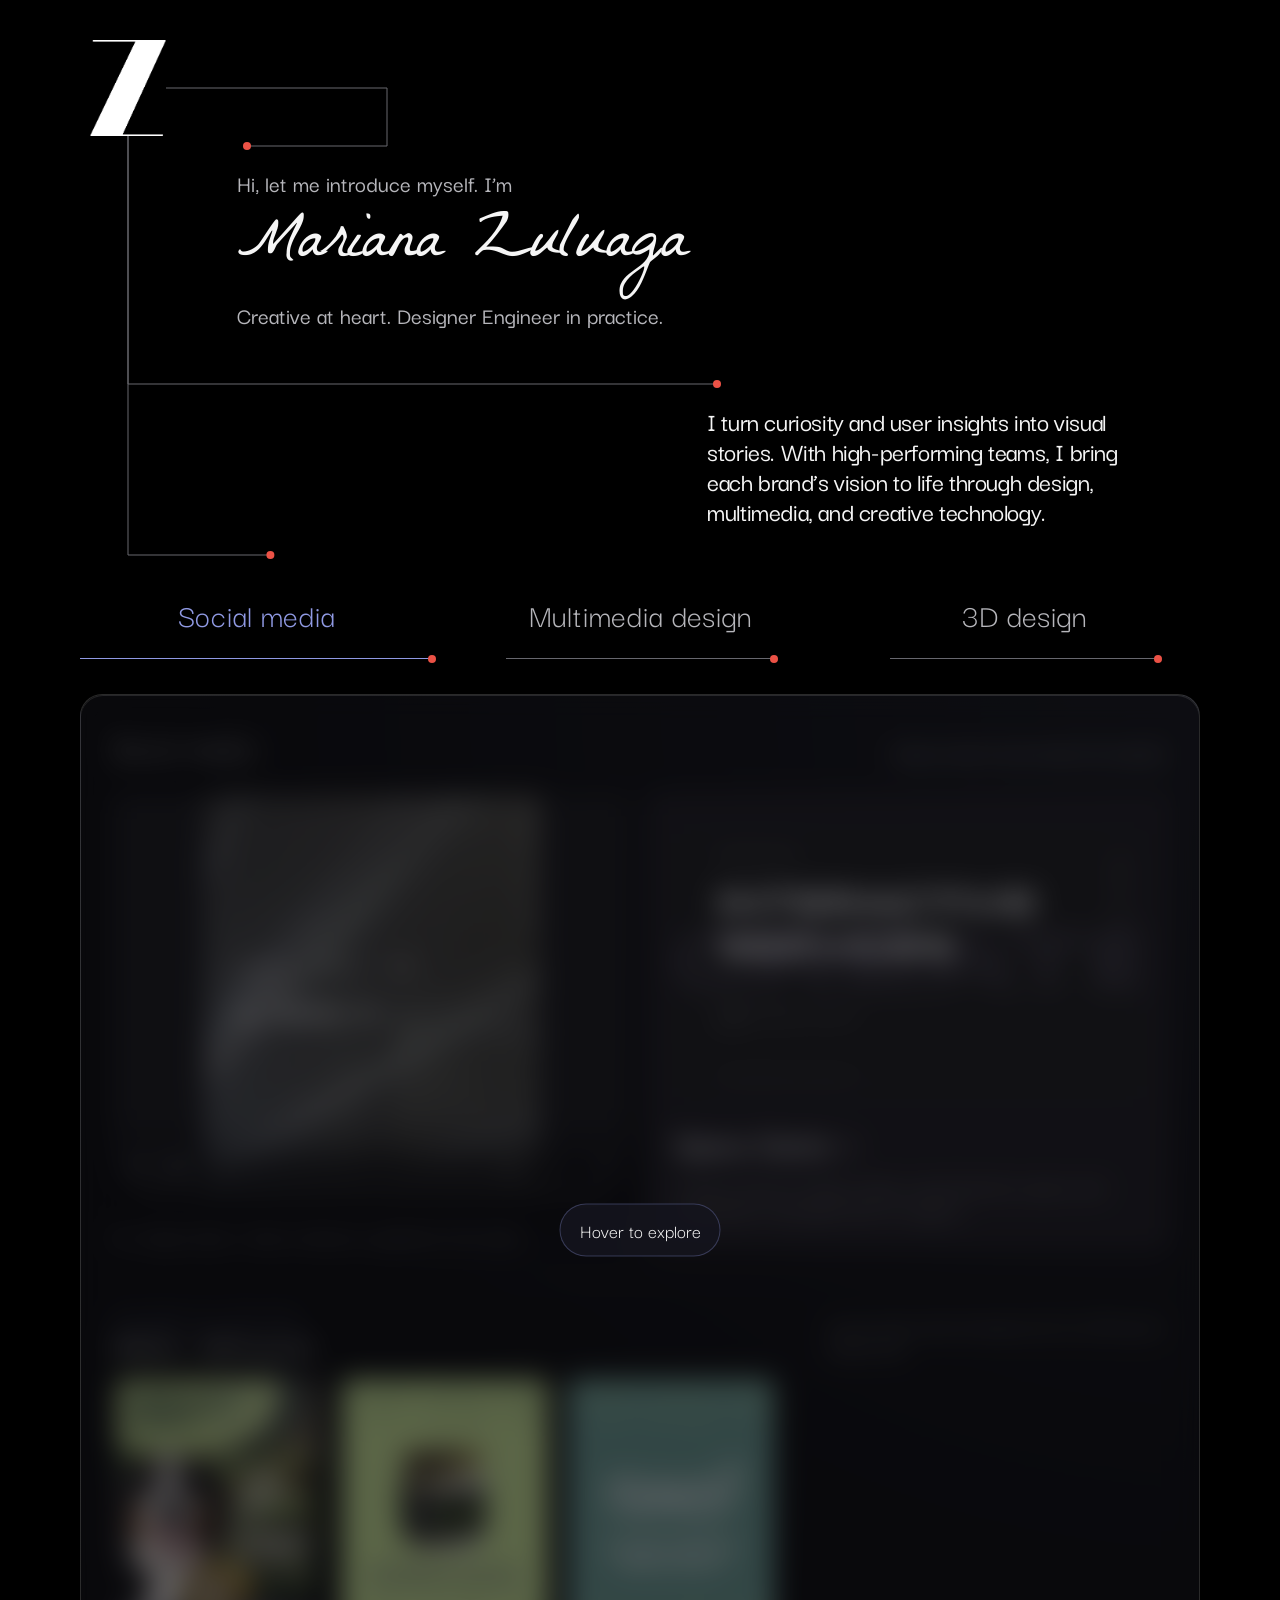
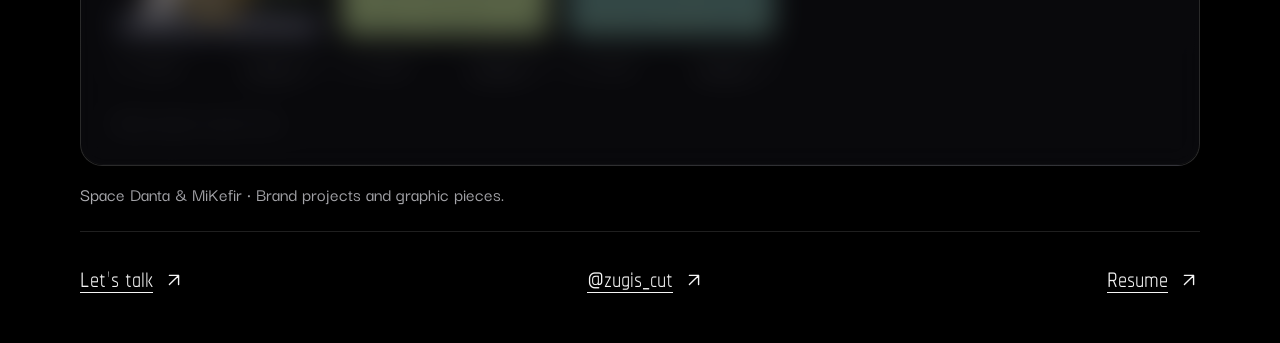
<file: index.html>
<!doctype html>
<html lang="en">
  <head>
    <meta charset="utf-8">
    <meta name="viewport" content="width=device-width, initial-scale=1">
    <meta name="theme-color" content="#000000">
    <meta name="description" content="Mariana Zuluaga Giraldo. Creative designer and Designer Engineer working across visual, multimedia, and 3D design.">
    <title>Mariana Zuluaga · Portfolio</title>
    <link rel="stylesheet" href="styles.css">
    <script src="script.js" defer></script>
  </head>
  <body>
    <a class="skip-link" href="#trabajos">Skip to projects</a>
    <main class="portfolio" id="inicio">
      <section class="intro" aria-labelledby="nombre">
        <svg class="connections" viewBox="0 0 1120 480" preserveAspectRatio="none" fill="none" aria-hidden="true">
          <path class="connection connection-title" d="M53 63 H307 V128 H167" />
          <circle class="endpoint endpoint-title" cx="167" cy="128" r="4" />
          <path class="connection connection-copy" d="M53 63 V310 H637" />
          <circle class="endpoint endpoint-copy" cx="637" cy="310" r="4" />
          <path class="connection connection-categories" d="M53 63 V465 H190" />
          <circle class="endpoint endpoint-categories" cx="190" cy="465" r="4" />
        </svg>
        <a class="logo" href="#inicio" aria-label="Mariana Zuluaga, home">
          <img src="assets/logo_z.png" alt="" width="193" height="245">
        </a>
        <header class="identity reveal reveal-title">
          <h1 id="nombre"><span class="intro-phrase intro-kicker">Hi, let me introduce myself. I’m</span> <span class="intro-phrase intro-signature">Mariana Zuluaga</span> <span class="intro-phrase intro-role">Creative at heart. Designer Engineer in practice.</span></h1>
        </header>
        <div class="introduction reveal reveal-copy">
          <p id="category-description" aria-live="polite" aria-atomic="true">I turn curiosity and user insights into visual stories. With high-performing teams, I bring each brand’s vision to life through design, multimedia, and creative technology.</p>
        </div>
      </section>

      <section class="work" id="trabajos" aria-label="Explore projects">
        <div class="categories" role="tablist" aria-label="Design disciplines">
          <button class="category" id="tab-social" type="button" role="tab" aria-selected="true" aria-controls="panel-social" tabindex="0">
            <span>Social media</span>
            <span class="category-line" aria-hidden="true"></span>
          </button>
          <button class="category" id="tab-multimedia" type="button" role="tab" aria-selected="false" aria-controls="panel-multimedia" tabindex="-1">
            <span>Multimedia design</span>
            <span class="category-line" aria-hidden="true"></span>
          </button>
          <button class="category" id="tab-3d" type="button" role="tab" aria-selected="false" aria-controls="panel-3d" tabindex="-1">
            <span>3D design</span>
            <span class="category-line" aria-hidden="true"></span>
          </button>
        </div>

        <div class="project-stage" role="group" aria-label="Project preview" aria-describedby="project-note">
          <section class="project-panel" id="panel-social" data-note="Space Danta &amp; MiKefir · Brand projects and graphic pieces." role="tabpanel" aria-labelledby="tab-social" tabindex="0">
            <div class="panel-heading">
              <h2>Social media</h2>
              <p>Visual content and stories for brands.</p>
            </div>
            <div class="social-projects">
              <figure class="social-reference">
                <video controls playsinline loop preload="none" poster="proyectos/social_media/space_danta/referencias_visuales/video/poster.jpg" aria-label="Space Danta, first motion and composition reference">
                  <source src="proyectos/social_media/space_danta/referencias_visuales/video/01_referente_motion.mp4" type="video/mp4">
                  <a href="proyectos/social_media/space_danta/referencias_visuales/video/01_referente_motion.mp4">Open motion reference</a>
                </video>
                <figcaption>01 / Space Danta · Motion reference supplied for this study.</figcaption>
              </figure>
              <a class="social-case-link" href="proyectos/social_media/space_danta/index.html">
                <img src="proyectos/social_media/space_danta/referencias_visuales/presentacion/jerarquias-01.png" alt="Space Danta reference: wide white headlines, dark background and muted violet typography." loading="lazy" width="1100" height="619">
                <strong>Space Danta <svg class="icon" viewBox="0 0 24 24" fill="none" stroke="currentColor" stroke-width="1.5" stroke-linecap="round" stroke-linejoin="round" aria-hidden="true" focusable="false"><path d="M7 17 17 7M7 7h10v10"/></svg></strong>
                <span>A layout study for Space Danta: visual hierarchy, layers, and composition, developed with AI support.</span>
              </a>
            </div>

            <section class="graphic-collection" data-graphic-gallery aria-labelledby="mikefir-title" id="mikefir">
              <div class="graphic-heading"><div><p class="graphic-eyebrow">More graphic work / Other brands</p><h3 id="mikefir-title">MiKefir · ASProyecta</h3></div><p class="graphic-description">Social media visuals developed with the ASProyecta design team.</p></div>
              <div class="graphic-track" tabindex="0" role="region" aria-label="MiKefir graphic pieces"><figure class="graphic-piece"><button class="graphic-open" type="button" data-graphic-open data-full="proyectos/social_media/mikefir/01_DJkoxnOx7VR.jpg" data-title="MiKefir · MiKefir Mascotas" data-source="https://www.instagram.com/p/DJkoxnOx7VR/" aria-label="View MiKefir Mascotas in full"><img src="proyectos/social_media/mikefir/01_DJkoxnOx7VR.jpg" alt="Pieza de MiKefir Mascotas con un perro, producto servido y titulares en verde sobre un fondo natural." width="1350" height="1688" loading="lazy"></button><figcaption><span>01 / MiKefir</span><a href="https://www.instagram.com/p/DJkoxnOx7VR/" target="_blank" rel="noopener noreferrer" aria-label="View Instagram post 1">Instagram <svg class="icon" viewBox="0 0 24 24" fill="none" stroke="currentColor" stroke-width="1.5" stroke-linecap="round" stroke-linejoin="round" aria-hidden="true" focusable="false"><path d="M7 17 17 7M7 7h10v10"/></svg></a></figcaption></figure><figure class="graphic-piece"><button class="graphic-open" type="button" data-graphic-open data-full="proyectos/social_media/mikefir/02_DJFjAIUxI_N.jpg" data-title="MiKefir · MiKefir en crema" data-source="https://www.instagram.com/p/DJFjAIUxI_N/" aria-label="View MiKefir en crema in full"><img src="proyectos/social_media/mikefir/02_DJFjAIUxI_N.jpg" alt="Pieza de producto con un frasco de MiKefir en crema sobre fondo verde claro y un titular en la parte inferior." width="1080" height="1350" loading="lazy"></button><figcaption><span>02 / MiKefir</span><a href="https://www.instagram.com/p/DJFjAIUxI_N/" target="_blank" rel="noopener noreferrer" aria-label="View Instagram post 2">Instagram <svg class="icon" viewBox="0 0 24 24" fill="none" stroke="currentColor" stroke-width="1.5" stroke-linecap="round" stroke-linejoin="round" aria-hidden="true" focusable="false"><path d="M7 17 17 7M7 7h10v10"/></svg></a></figcaption></figure><figure class="graphic-piece"><button class="graphic-open" type="button" data-graphic-open data-full="proyectos/social_media/mikefir/03_DJFixarxUqU.jpg" data-title="MiKefir · Identidad MiKefir" data-source="https://www.instagram.com/p/DJFixarxUqU/" aria-label="View Identidad MiKefir in full"><img src="proyectos/social_media/mikefir/03_DJFixarxUqU.jpg" alt="Pieza de identidad con el logo de MiKefir en crema y un mensaje de marca en blanco sobre fondo verde azulado." width="1080" height="1350" loading="lazy"></button><figcaption><span>03 / MiKefir</span><a href="https://www.instagram.com/p/DJFixarxUqU/" target="_blank" rel="noopener noreferrer" aria-label="View Instagram post 3">Instagram <svg class="icon" viewBox="0 0 24 24" fill="none" stroke="currentColor" stroke-width="1.5" stroke-linecap="round" stroke-linejoin="round" aria-hidden="true" focusable="false"><path d="M7 17 17 7M7 7h10v10"/></svg></a></figcaption></figure></div>
              <div class="graphic-navigation" aria-label="Graphic piece navigation"><button type="button" data-graphic-previous aria-label="Previous graphic piece"><svg class="icon" viewBox="0 0 24 24" fill="none" stroke="currentColor" stroke-width="1.5" stroke-linecap="round" stroke-linejoin="round" aria-hidden="true" focusable="false"><path d="m14 6-6 6 6 6M8 12h12"/></svg></button><span class="graphic-count" role="status" aria-live="polite">1 / 3</span><button type="button" data-graphic-next aria-label="Next graphic piece"><svg class="icon" viewBox="0 0 24 24" fill="none" stroke="currentColor" stroke-width="1.5" stroke-linecap="round" stroke-linejoin="round" aria-hidden="true" focusable="false"><path d="m10 6 6 6-6 6M16 12H4"/></svg></button></div>
              <p class="graphic-hint">Swipe or scroll horizontally to explore. Tap a piece to enlarge it.</p>
            </section>
          </section>
          <section class="project-panel" id="panel-multimedia" data-note="17 video projects · Scroll to explore." role="tabpanel" aria-labelledby="tab-multimedia" tabindex="0" hidden>
            <div class="panel-heading">
              <h2>Multimedia design</h2>
              <p>Video, CGI, and multimedia projects.</p>
            </div>
            <div class="mosaic mosaic-multimedia" id="multimedia-reels" tabindex="0" role="region" aria-label="Multimedia video gallery">
              <figure class="tile video-tile">
                <video controls playsinline loop preload="none" poster="proyectos/multimedia/portadas/20260103%20MLV%20CARNAV%20BQLLA%20CARROZA_FINAL_02.jpg" aria-label="20260103 MLV CARNAV BQLLA CARROZA FINAL 02">
                  <source src="proyectos/multimedia/optimizados/20260103%20MLV%20CARNAV%20BQLLA%20CARROZA_FINAL_02.mp4" type="video/mp4">
                  <a href="proyectos/multimedia/optimizados/20260103%20MLV%20CARNAV%20BQLLA%20CARROZA_FINAL_02.mp4">Open video</a>
                </video>
                <figcaption class="video-credit"><a class="studio-link" href="https://spacedanta.com/" target="_blank" rel="noopener noreferrer">Space danta</a> for Malva</figcaption>
              </figure>
              <figure class="tile video-tile">
                <video controls playsinline loop preload="none" poster="proyectos/multimedia/portadas/20260201%20MLV%20HEART%20LOCKS_FINAL_01.jpg" aria-label="20260201 MLV HEART LOCKS FINAL 01">
                  <source src="proyectos/multimedia/optimizados/20260201%20MLV%20HEART%20LOCKS_FINAL_01.mp4" type="video/mp4">
                  <a href="proyectos/multimedia/optimizados/20260201%20MLV%20HEART%20LOCKS_FINAL_01.mp4">Open video</a>
                </video>
                <figcaption class="video-credit"><a class="studio-link" href="https://spacedanta.com/" target="_blank" rel="noopener noreferrer">Space danta</a> for Malva</figcaption>
              </figure>
              <figure class="tile video-tile">
                <video controls playsinline loop preload="none" poster="proyectos/multimedia/portadas/20260301%20CL%20JUNK%20JOURNAL%2001%20FINAL%2003.jpg" aria-label="20260301 CL JUNK JOURNAL 01 FINAL 03">
                  <source src="proyectos/multimedia/optimizados/20260301%20CL%20JUNK%20JOURNAL%2001%20FINAL%2003.mp4" type="video/mp4">
                  <a href="proyectos/multimedia/optimizados/20260301%20CL%20JUNK%20JOURNAL%2001%20FINAL%2003.mp4">Open video</a>
                </video>
                <figcaption class="video-credit"><a class="studio-link" href="https://spacedanta.com/" target="_blank" rel="noopener noreferrer">Space danta</a> for Casa Latina</figcaption>
              </figure>
              <figure class="tile video-tile">
                <video controls playsinline loop preload="none" poster="proyectos/multimedia/portadas/20260301%20FACES%20CHILE%20FOOH_FINAL_01.jpg" aria-label="20260301 FACES CHILE FOOH FINAL 01">
                  <source src="proyectos/multimedia/optimizados/20260301%20FACES%20CHILE%20FOOH_FINAL_01.mp4" type="video/mp4">
                  <a href="proyectos/multimedia/optimizados/20260301%20FACES%20CHILE%20FOOH_FINAL_01.mp4">Open video</a>
                </video>
                <figcaption class="video-credit"><a class="studio-link" href="https://spacedanta.com/" target="_blank" rel="noopener noreferrer">Space danta</a> for Faces</figcaption>
              </figure>
              <figure class="tile video-tile">
                <video controls playsinline loop preload="none" poster="proyectos/multimedia/portadas/20260301%20MLV%20THG_FINAL_04.jpg" aria-label="20260301 MLV THG FINAL 04">
                  <source src="proyectos/multimedia/optimizados/20260301%20MLV%20THG_FINAL_04.mp4" type="video/mp4">
                  <a href="proyectos/multimedia/optimizados/20260301%20MLV%20THG_FINAL_04.mp4">Open video</a>
                </video>
                <figcaption class="video-credit"><a class="studio-link" href="https://spacedanta.com/" target="_blank" rel="noopener noreferrer">Space danta</a> for Malva</figcaption>
              </figure>
              <figure class="tile video-tile">
                <video controls playsinline loop preload="none" poster="proyectos/multimedia/portadas/20260303%20CL%20WT%20INF%2003_FINAL_06.jpg" aria-label="20260303 CL WT INF 03 FINAL 06">
                  <source src="proyectos/multimedia/optimizados/20260303%20CL%20WT%20INF%2003_FINAL_06.mp4" type="video/mp4">
                  <a href="proyectos/multimedia/optimizados/20260303%20CL%20WT%20INF%2003_FINAL_06.mp4">Open video</a>
                </video>
                <figcaption class="video-credit"><a class="studio-link" href="https://spacedanta.com/" target="_blank" rel="noopener noreferrer">Space danta</a> for Casa Latina</figcaption>
              </figure>
              <figure class="tile video-tile">
                <video controls playsinline loop preload="none" poster="proyectos/multimedia/portadas/20260401%20CL%20WT%20MAROCCO%2001-INF_FINAL_02.jpg" aria-label="20260401 CL WT MAROCCO 01-INF FINAL 02">
                  <source src="proyectos/multimedia/optimizados/20260401%20CL%20WT%20MAROCCO%2001-INF_FINAL_02.mp4" type="video/mp4">
                  <a href="proyectos/multimedia/optimizados/20260401%20CL%20WT%20MAROCCO%2001-INF_FINAL_02.mp4">Open video</a>
                </video>
                <figcaption class="video-credit"><a class="studio-link" href="https://spacedanta.com/" target="_blank" rel="noopener noreferrer">Space danta</a> for Casa Latina</figcaption>
              </figure>
              <figure class="tile video-tile">
                <video controls playsinline loop preload="none" poster="proyectos/multimedia/portadas/20260501%20CL%20GLOBOS_FINAL_01.jpg" aria-label="20260501 CL GLOBOS FINAL 01">
                  <source src="proyectos/multimedia/optimizados/20260501%20CL%20GLOBOS_FINAL_01.mp4" type="video/mp4">
                  <a href="proyectos/multimedia/optimizados/20260501%20CL%20GLOBOS_FINAL_01.mp4">Open video</a>
                </video>
                <figcaption class="video-credit"><a class="studio-link" href="https://spacedanta.com/" target="_blank" rel="noopener noreferrer">Space danta</a> for Casa Latina</figcaption>
              </figure>
              <figure class="tile video-tile">
                <video controls playsinline loop preload="none" poster="proyectos/multimedia/portadas/20260502%20LT%20CASA%20SPOTIFY_FINAL_01.jpg" aria-label="20260502 LT CASA SPOTIFY FINAL 01">
                  <source src="proyectos/multimedia/optimizados/20260502%20LT%20CASA%20SPOTIFY_FINAL_01.mp4" type="video/mp4">
                  <a href="proyectos/multimedia/optimizados/20260502%20LT%20CASA%20SPOTIFY_FINAL_01.mp4">Open video</a>
                </video>
                <figcaption class="video-credit"><a class="studio-link" href="https://spacedanta.com/" target="_blank" rel="noopener noreferrer">Space danta</a> for LaTobonShow</figcaption>
              </figure>
              <figure class="tile video-tile">
                <video controls playsinline loop preload="none" poster="proyectos/multimedia/portadas/20260701%20FACES%20COLOMBIAMODA_FINAL_05.jpg" aria-label="20260701 FACES COLOMBIAMODA FINAL 05">
                  <source src="proyectos/multimedia/optimizados/20260701%20FACES%20COLOMBIAMODA_FINAL_05.mp4" type="video/mp4">
                  <a href="proyectos/multimedia/optimizados/20260701%20FACES%20COLOMBIAMODA_FINAL_05.mp4">Open video</a>
                </video>
                <figcaption class="video-credit"><a class="studio-link" href="https://spacedanta.com/" target="_blank" rel="noopener noreferrer">Space danta</a> for Faces</figcaption>
              </figure>
              <figure class="tile video-tile">
                <video controls playsinline loop preload="none" poster="proyectos/multimedia/portadas/20260701%20SPTL%20ADIDAS%20HYPER_FINAL_01.jpg" aria-label="20260701 SPTL ADIDAS HYPER FINAL 01">
                  <source src="proyectos/multimedia/optimizados/20260701%20SPTL%20ADIDAS%20HYPER_FINAL_01.mp4" type="video/mp4">
                  <a href="proyectos/multimedia/optimizados/20260701%20SPTL%20ADIDAS%20HYPER_FINAL_01.mp4">Open video</a>
                </video>
                <figcaption class="video-credit"><a class="studio-link" href="https://spacedanta.com/" target="_blank" rel="noopener noreferrer">Space danta</a> for Sportline</figcaption>
              </figure>
              <figure class="tile video-tile">
                <video controls playsinline loop preload="none" poster="proyectos/multimedia/portadas/20260901%20MLV%20SALOMON%20X%20MM6%20FOOH_FINAL_02.jpg" aria-label="20260901 MLV SALOMON X MM6 FOOH FINAL 02">
                  <source src="proyectos/multimedia/optimizados/20260901%20MLV%20SALOMON%20X%20MM6%20FOOH_FINAL_02.mp4" type="video/mp4">
                  <a href="proyectos/multimedia/optimizados/20260901%20MLV%20SALOMON%20X%20MM6%20FOOH_FINAL_02.mp4">Open video</a>
                </video>
                <figcaption class="video-credit"><a class="studio-link" href="https://spacedanta.com/" target="_blank" rel="noopener noreferrer">Space danta</a> for Malva</figcaption>
              </figure>
              <figure class="tile video-tile">
                <video controls playsinline loop preload="none" poster="proyectos/multimedia/portadas/20260902%20MLV%20PASAPORTE%20MADRID_FINAL_03.jpg" aria-label="20260902 MLV PASAPORTE MADRID FINAL 03">
                  <source src="proyectos/multimedia/optimizados/20260902%20MLV%20PASAPORTE%20MADRID_FINAL_03.mp4" type="video/mp4">
                  <a href="proyectos/multimedia/optimizados/20260902%20MLV%20PASAPORTE%20MADRID_FINAL_03.mp4">Open video</a>
                </video>
                <figcaption class="video-credit"><a class="studio-link" href="https://spacedanta.com/" target="_blank" rel="noopener noreferrer">Space danta</a> for Malva</figcaption>
              </figure>
              <figure class="tile video-tile">
                <video controls playsinline loop preload="none" poster="proyectos/multimedia/portadas/BBNAV_FINAL_1080x1920_SINBANNER_20261109.jpg" aria-label="BBNAV FINAL 1080x1920 SINBANNER 20261109">
                  <source src="proyectos/multimedia/optimizados/BBNAV_FINAL_1080x1920_SINBANNER_20261109.mp4" type="video/mp4">
                  <a href="proyectos/multimedia/optimizados/BBNAV_FINAL_1080x1920_SINBANNER_20261109.mp4">Open video</a>
                </video>
                <figcaption class="video-credit"><a class="studio-link" href="https://spacedanta.com/" target="_blank" rel="noopener noreferrer">Space danta</a> for Blush bar</figcaption>
              </figure>
              <figure class="tile video-tile">
                <video controls playsinline loop preload="none" poster="proyectos/multimedia/portadas/FINAL_02%20%282%29.jpg" aria-label="FINAL 02 (2)">
                  <source src="proyectos/multimedia/optimizados/FINAL_02%20%282%29.mp4" type="video/mp4">
                  <a href="proyectos/multimedia/optimizados/FINAL_02%20%282%29.mp4">Open video</a>
                </video>
                <figcaption class="video-credit"><a class="studio-link" href="https://spacedanta.com/" target="_blank" rel="noopener noreferrer">Space danta</a> for Malva</figcaption>
              </figure>
              <figure class="tile video-tile">
                <video controls playsinline loop preload="none" poster="proyectos/multimedia/portadas/FINAL_03%20%282%29.jpg" aria-label="FINAL 03 (2)">
                  <source src="proyectos/multimedia/optimizados/FINAL_03%20%282%29.mp4" type="video/mp4">
                  <a href="proyectos/multimedia/optimizados/FINAL_03%20%282%29.mp4">Open video</a>
                </video>
                <figcaption class="video-credit"><a class="studio-link" href="https://spacedanta.com/" target="_blank" rel="noopener noreferrer">Space danta</a> for Blush bar</figcaption>
              </figure>
              <figure class="tile video-tile">
                <video controls playsinline loop preload="none" poster="proyectos/multimedia/portadas/FINAL_09.jpg" aria-label="FINAL 09">
                  <source src="proyectos/multimedia/optimizados/FINAL_09.mp4" type="video/mp4">
                  <a href="proyectos/multimedia/optimizados/FINAL_09.mp4">Open video</a>
                </video>
                <figcaption class="video-credit"><a class="studio-link" href="https://spacedanta.com/" target="_blank" rel="noopener noreferrer">Space danta</a> for Malva</figcaption>
              </figure>
            </div>
            <div class="reel-navigation" aria-label="Video navigation">
              <button type="button" id="reel-previous" aria-label="Previous video" aria-controls="multimedia-reels"><svg class="icon" viewBox="0 0 24 24" fill="none" stroke="currentColor" stroke-width="1.5" stroke-linecap="round" stroke-linejoin="round" aria-hidden="true" focusable="false"><path d="m6 13 6-6 6 6M12 7v11"/></svg></button>
              <span class="reel-position" id="reel-position" role="status" aria-live="polite">1 / 17</span>
              <button type="button" id="reel-next" aria-label="Next video" aria-controls="multimedia-reels"><svg class="icon" viewBox="0 0 24 24" fill="none" stroke="currentColor" stroke-width="1.5" stroke-linecap="round" stroke-linejoin="round" aria-hidden="true" focusable="false"><path d="m6 11 6 6 6-6M12 17V6"/></svg></button>
              <button type="button" id="reel-playback" aria-label="Play video" aria-controls="multimedia-reels"><svg class="icon" data-icon="play" viewBox="0 0 24 24" fill="none" stroke="currentColor" stroke-width="1.5" stroke-linecap="round" stroke-linejoin="round" aria-hidden="true" focusable="false"><path d="m9 5 11 7-11 7Z"/></svg><svg class="icon" data-icon="pause" hidden viewBox="0 0 24 24" fill="none" stroke="currentColor" stroke-width="1.5" stroke-linecap="round" stroke-linejoin="round" aria-hidden="true" focusable="false"><path d="M9 5v14M15 5v14"/></svg></button>
              <button type="button" id="reel-sound" aria-label="Turn sound on" aria-pressed="false" aria-controls="multimedia-reels"><svg class="icon" data-icon="muted" viewBox="0 0 24 24" fill="none" stroke="currentColor" stroke-width="1.5" stroke-linecap="round" stroke-linejoin="round" aria-hidden="true" focusable="false"><path d="M11 5 6 9H3v6h3l5 4ZM16 9l5 6M21 9l-5 6"/></svg><svg class="icon" data-icon="sound" hidden viewBox="0 0 24 24" fill="none" stroke="currentColor" stroke-width="1.5" stroke-linecap="round" stroke-linejoin="round" aria-hidden="true" focusable="false"><path d="M11 5 6 9H3v6h3l5 4ZM15 8a6 6 0 0 1 0 8M18 5a10 10 0 0 1 0 14"/></svg></button>
            </div>
            <p class="reel-instruction" id="reel-instruction">Swipe up for the next video · Tap video to pause</p>
          </section>
          <section class="project-panel" id="panel-3d" role="tabpanel" aria-labelledby="tab-3d" tabindex="0" hidden>
            <div class="panel-heading">
              <h2>3D design</h2>
              <p>Modeling, composition, and CGI.</p>
            </div>
            <div class="mosaic mosaic-3d" aria-hidden="true">
              <div class="tile"></div><div class="tile"></div><div class="tile"></div><div class="tile"></div>
            </div>
          </section>
          <p class="glass-hint" aria-hidden="true"><span class="pointer-hint">Hover to explore</span><span class="touch-hint">Tap a category to explore</span></p>
        </div>
        <p class="prototype-note" id="project-note">Space Danta &amp; MiKefir · Brand projects and graphic pieces.</p>
      </section>

      <footer class="contact">
        <a href="mailto:mariana.zu.gi_2002@hotmail.com">Let’s talk <svg class="icon" viewBox="0 0 24 24" fill="none" stroke="currentColor" stroke-width="1.5" stroke-linecap="round" stroke-linejoin="round" aria-hidden="true" focusable="false"><path d="M7 17 17 7M7 7h10v10"/></svg></a>
        <a href="https://www.instagram.com/zugis_cut/" target="_blank" rel="noopener noreferrer" aria-label="Professional Instagram, @zugis_cut (opens in a new tab)">@zugis_cut <svg class="icon" viewBox="0 0 24 24" fill="none" stroke="currentColor" stroke-width="1.5" stroke-linecap="round" stroke-linejoin="round" aria-hidden="true" focusable="false"><path d="M7 17 17 7M7 7h10v10"/></svg></a>
        <a href="assets/cv_mariana_zuluaga.pdf">Resume <svg class="icon" viewBox="0 0 24 24" fill="none" stroke="currentColor" stroke-width="1.5" stroke-linecap="round" stroke-linejoin="round" aria-hidden="true" focusable="false"><path d="M7 17 17 7M7 7h10v10"/></svg></a>
      </footer>
    </main>
    <dialog class="graphic-dialog" id="graphic-dialog" aria-labelledby="graphic-dialog-title"><header><h2 id="graphic-dialog-title">Graphic piece</h2><button type="button" aria-label="Close graphic piece"><svg class="icon" viewBox="0 0 24 24" fill="none" stroke="currentColor" stroke-width="1.5" stroke-linecap="round" stroke-linejoin="round" aria-hidden="true" focusable="false"><path d="m6 6 12 12M18 6 6 18"/></svg></button></header><img src="proyectos/social_media/mikefir/01_DJkoxnOx7VR.jpg" alt=""><a href="https://www.instagram.com/p/DJkoxnOx7VR/" target="_blank" rel="noopener noreferrer">View original post <svg class="icon" viewBox="0 0 24 24" fill="none" stroke="currentColor" stroke-width="1.5" stroke-linecap="round" stroke-linejoin="round" aria-hidden="true" focusable="false"><path d="M7 17 17 7M7 7h10v10"/></svg></a></dialog>
  </body>
</html>
</file>
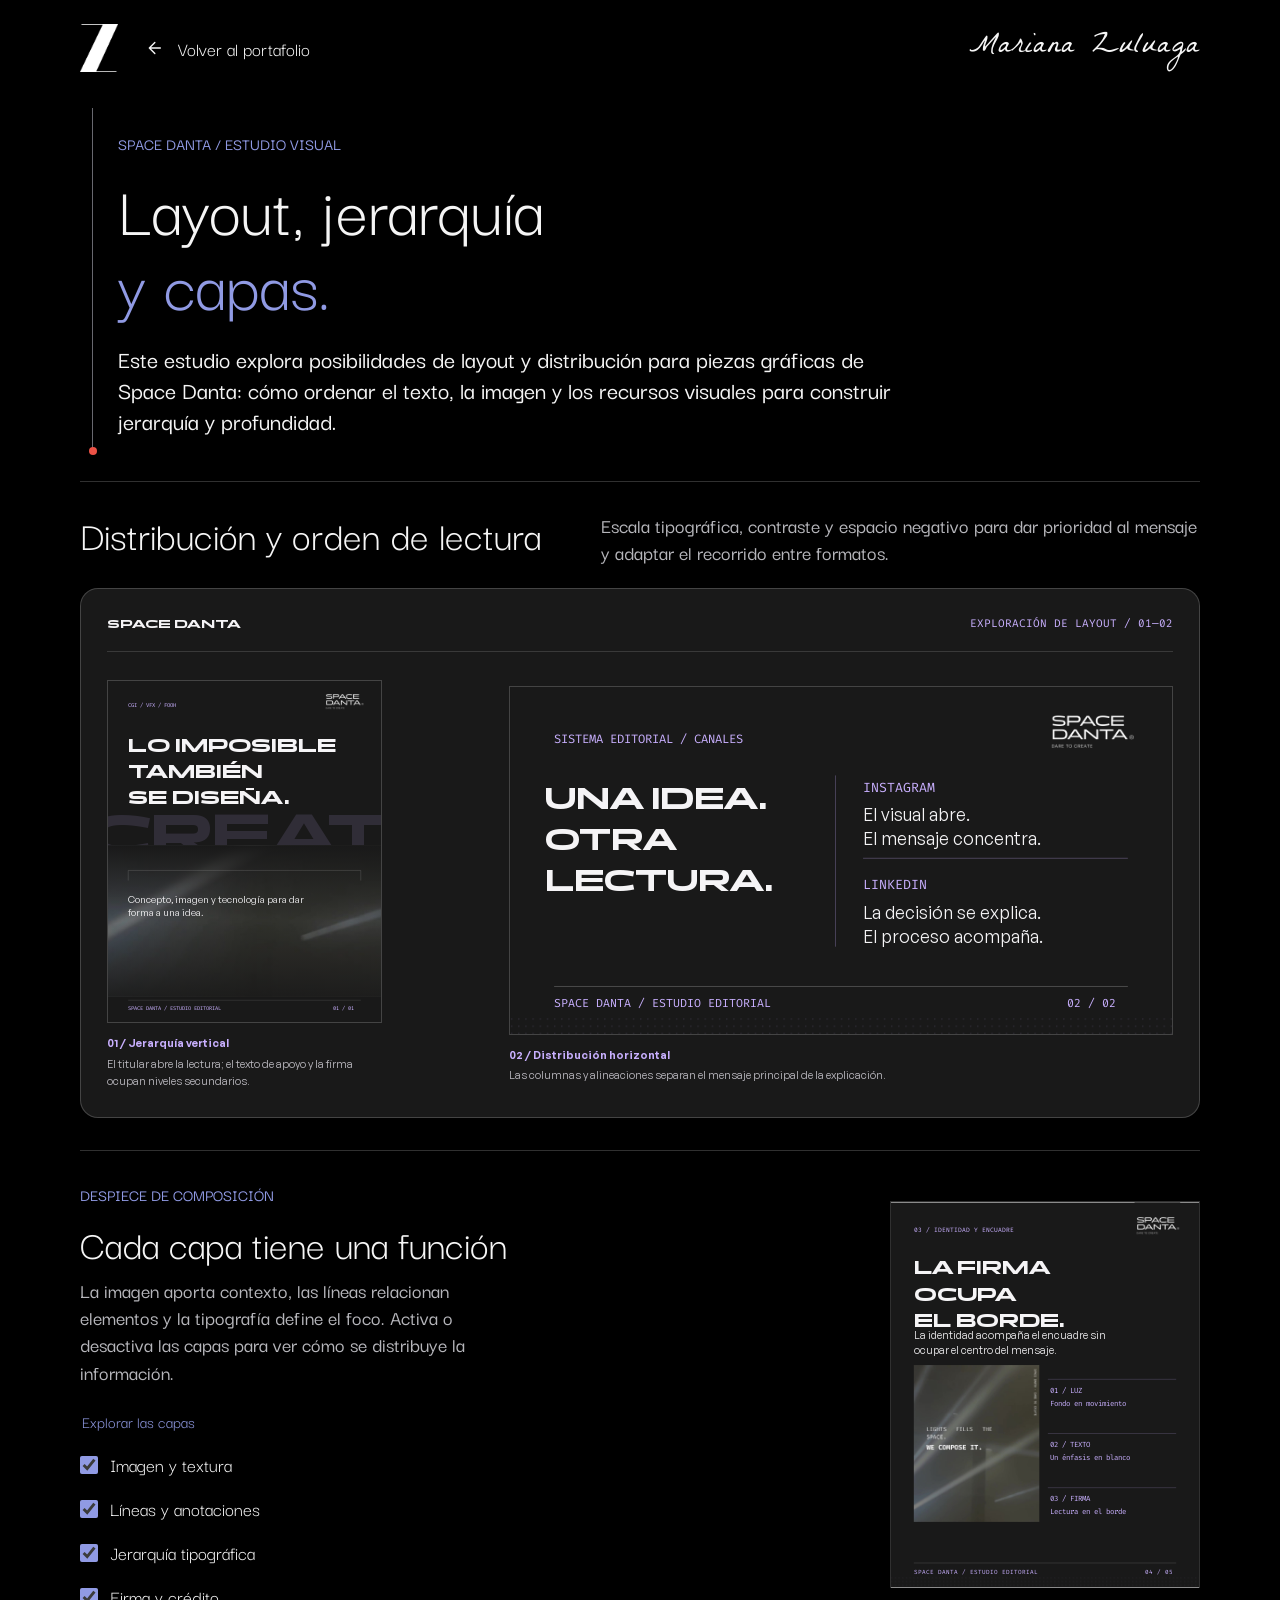
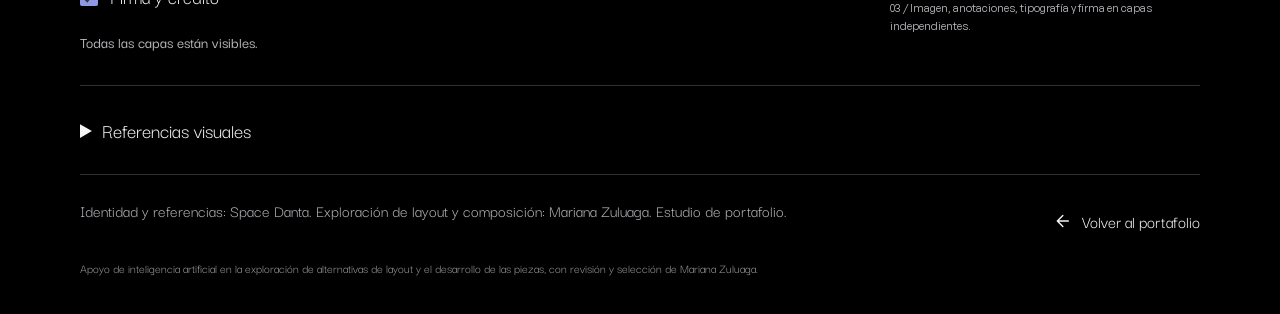
<file: proyectos/social_media/space_danta/index.html>
<!doctype html>
<html lang="es">
<head>
  <meta charset="utf-8">
  <meta name="viewport" content="width=device-width,initial-scale=1">
  <meta name="theme-color" content="#000000">
  <title>Space Danta · Layout, jerarquía y capas</title>
  <meta name="description" content="Estudio de posibilidades de layout y distribución para piezas gráficas de Space Danta, con foco en jerarquía visual y capas y con apoyo de inteligencia artificial.">
  <link rel="stylesheet" href="caso.css">
  <script src="caso.js" defer></script>
</head>
<body>
  <a class="skip-link" href="#layouts">Ir al estudio visual</a>
  <div class="shell">
    <nav class="topbar" aria-label="Navegación del caso">
      <a href="../../../index.html"><img class="portfolio-logo" src="../../../assets/logo_z.png" alt="" width="38" height="48"><svg class="icon" viewBox="0 0 24 24" fill="none" stroke="currentColor" stroke-width="1.5" stroke-linecap="round" stroke-linejoin="round" aria-hidden="true"><path d="m14 6-6 6 6 6M8 12h12"/></svg> Volver al portafolio</a>
      <span class="portfolio-signature">Mariana Zuluaga</span>
    </nav>
    <header class="case-header">
      <p class="eyebrow">SPACE DANTA / ESTUDIO VISUAL</p>
      <h1>Layout, jerarquía<br><em>y capas.</em></h1>
      <p class="summary">Este estudio explora posibilidades de layout y distribución para piezas gráficas de Space Danta: cómo ordenar el texto, la imagen y los recursos visuales para construir jerarquía y profundidad.</p>
    </header>
    <section class="layout-section" id="layouts" aria-labelledby="layouts-title">
      <div class="section-heading">
        <h2 id="layouts-title">Distribución y orden de lectura</h2>
        <p>Escala tipográfica, contraste y espacio negativo para dar prioridad al mensaje y adaptar el recorrido entre formatos.</p>
      </div>
      <div class="layout-grid"><div class="brand-kicker"><span>SPACE DANTA</span><span>EXPLORACIÓN DE LAYOUT / 01—02</span></div>
        <figure class="layout-portrait">
          <button class="zoom-piece" type="button" data-image="piezas/01_manifiesto_01.svg" data-title="Jerarquía vertical" aria-label="Ampliar ejemplo de jerarquía vertical"><img src="piezas/01_manifiesto_01.svg" alt="Composición vertical con un titular grande, un apoyo de menor tamaño y firma al pie." width="1080" height="1350"></button>
          <figcaption><strong>01 / Jerarquía vertical</strong>El titular abre la lectura; el texto de apoyo y la firma ocupan niveles secundarios.</figcaption>
        </figure>
        <figure class="layout-landscape">
          <button class="zoom-piece" type="button" data-image="piezas/05_canales_02.svg" data-title="Distribución horizontal" aria-label="Ampliar ejemplo de distribución horizontal"><img src="piezas/05_canales_02.svg" alt="Composición horizontal que separa el titular de dos bloques de información alineados." width="1200" height="628"></button>
          <figcaption><strong>02 / Distribución horizontal</strong>Las columnas y alineaciones separan el mensaje principal de la explicación.</figcaption>
        </figure>
      </div>
    </section>
    <section class="layer-section" aria-labelledby="layers-title">
      <div class="layer-copy">
        <p class="eyebrow">DESPIECE DE COMPOSICIÓN</p>
        <h2 id="layers-title">Cada capa tiene una función</h2>
        <p>La imagen aporta contexto, las líneas relacionan elementos y la tipografía define el foco. Activa o desactiva las capas para ver cómo se distribuye la información.</p>
        <fieldset class="layer-controls" disabled>
          <legend>Explorar las capas</legend>
          <label><input type="checkbox" data-layers="01_textura 02_visual" checked> Imagen y textura</label>
          <label><input type="checkbox" data-layers="03_modulos" checked> Líneas y anotaciones</label>
          <label><input type="checkbox" data-layers="04_tipografia" checked> Jerarquía tipográfica</label>
          <label><input type="checkbox" data-layers="05_firma" checked> Firma y crédito</label>
        </fieldset>
        <p class="layer-status" role="status">Cargando vista por capas…</p>
      </div>
      <figure class="layer-preview">
        <object id="layer-art" type="image/svg+xml" data="piezas/02_anatomia_04.svg" aria-label="Composición editable por capas: texto, imagen de referencia, anotaciones y firma."><img src="piezas/02_anatomia_04.png" alt="Composición con una imagen a la izquierda y anotaciones alineadas a la derecha." width="1080" height="1350"></object>
        <figcaption>03 / Imagen, anotaciones, tipografía y firma en capas independientes.</figcaption>
      </figure>
    </section>
    <details class="references">
      <summary>Referencias visuales</summary>
      <p>El estudio parte de la presentación, el video y la identidad de <a href="https://spacedanta.com/" target="_blank" rel="noopener noreferrer">Space Danta</a>.</p>
      <div class="reference-grid">
        <figure><video controls playsinline loop preload="none" poster="referencias_visuales/video/poster.jpg" aria-label="Referente de movimiento de Space Danta"><source src="referencias_visuales/video/01_referente_motion.mp4" type="video/mp4"></video><figcaption>Video de referencia / Luz, contraste y espacio para el texto.</figcaption></figure>
        <figure><img src="referencias_visuales/presentacion/jerarquias-02.png" alt="Referencia de la presentación: jerarquía por escala, blanco y lila sobre carbón." width="1100" height="619" loading="lazy"><figcaption>Presentación de referencia / Tipografía, color y encuadre.</figcaption></figure>
      </div>
    </details>
    <footer class="case-footer">
      <p>Identidad y referencias: Space Danta. Exploración de layout y composición: Mariana Zuluaga. Estudio de portafolio.</p>
      <a href="../../../index.html"><svg class="icon" viewBox="0 0 24 24" fill="none" stroke="currentColor" stroke-width="1.5" stroke-linecap="round" stroke-linejoin="round" aria-hidden="true"><path d="m14 6-6 6 6 6M8 12h12"/></svg> Volver al portafolio</a>
      <small class="ai-note">Apoyo de inteligencia artificial en la exploración de alternativas de layout y el desarrollo de las piezas, con revisión y selección de Mariana Zuluaga.</small>
    </footer>
  </div>
  <dialog id="piece-dialog" aria-labelledby="dialog-title">
    <header><h2 id="dialog-title">Composición</h2><button id="close-dialog" type="button" aria-label="Cerrar vista ampliada"><svg class="icon" viewBox="0 0 24 24" fill="none" stroke="currentColor" stroke-width="1.5" stroke-linecap="round" stroke-linejoin="round" aria-hidden="true"><path d="m6 6 12 12M18 6 6 18"/></svg></button></header>
    <img id="dialog-image" src="piezas/01_manifiesto_01.svg" alt="">
  </dialog>
</body>
</html>
</file>
<file: styles.css>
@font-face {
  font-family: "Darker Grotesque";
  src: url("assets/DarkerGrotesque.woff2") format("woff2");
  font-style: normal;
  font-weight: 300 900;
  font-display: swap;
}

@font-face {
  font-family: "La Belle Aurore";
  src: url("assets/LaBelleAurore.woff2") format("woff2");
  font-weight: 400;
  font-style: normal;
  font-display: swap;
}

@font-face {
  font-family: Chathura;
  src: url("assets/Chathura-Light.woff2") format("woff2");
  font-weight: 300;
  font-style: normal;
  font-display: swap;
}

@font-face {
  font-family: Chathura;
  src: url("assets/Chathura-Regular.woff2") format("woff2");
  font-weight: 400;
  font-style: normal;
  font-display: swap;
}

@font-face {
  font-family: Chathura;
  src: url("assets/Chathura-Bold.woff2") format("woff2");
  font-weight: 700;
  font-style: normal;
  font-display: swap;
}

:root {
  color-scheme: dark;
  --paper: #000000;
  --ink: #f5f5f5;
  --muted: #b6b6bb;
  --tile: #18181d;
  --accent: #909ae4;
  --coral: #ec5246;
  --line: #68686f;
  font-family: "Darker Grotesque", sans-serif;
  color: var(--ink);
  background: var(--paper);
}

* { box-sizing: border-box; }
body { margin: 0; }
button, a { -webkit-tap-highlight-color: transparent; }
button { font: inherit; }
a { color: inherit; text-underline-offset: 5px; }
a:hover { color: var(--accent); }
button:focus-visible, a:focus-visible, [tabindex="0"]:focus-visible {
  outline: 2px solid var(--accent);
  outline-offset: 7px;
}
[hidden] { display: none !important; }
.sr-only { position: absolute; width: 1px; height: 1px; padding: 0; margin: -1px; overflow: hidden; clip-path: inset(50%); white-space: nowrap; border: 0; }
.split-word { display: inline-block; }

.skip-link {
  position: fixed;
  left: 20px;
  top: 12px;
  z-index: 10;
  padding: 12px;
  background: var(--paper);
  transform: translateY(-160%);
}
.skip-link:focus { transform: none; }
.portfolio { width: min(1120px, calc(100% - 112px)); margin: 0 auto; }
.intro { position: relative; height: 540px; margin-top: 30px; }
.connections { position: absolute; inset: 0; width: 100%; height: 100%; pointer-events: none; }
.connection { stroke: var(--line); stroke-width: 1; vector-effect: non-scaling-stroke; }
.endpoint { fill: var(--coral); }
.logo { position: absolute; z-index: 1; left: 10px; top: 10px; display: block; width: 76px; height: 96px; background: var(--paper); }
.logo img { display: block; width: 100%; height: 100%; object-fit: contain; }
.identity { position: absolute; top: 138px; left: 14%; width: 64%; max-width: 720px; }
h1 { margin: 0; font-weight: 400; }
.intro-phrase { display: block; }
.intro-kicker, .intro-role { font-size: 24px; font-weight: 500; line-height: 1.3; color: var(--muted); }
.intro-signature { margin: 6px 0 12px; font-family: "La Belle Aurore", cursive; font-size: clamp(46px, 5.2vw, 68px); font-weight: 400; line-height: 1.25; letter-spacing: -.025em; }
.intro-role { max-width: 600px; }
.introduction { position: absolute; top: 376px; left: 56%; width: 42%; max-width: 455px; }
.introduction p { margin: 0; font-size: clamp(24px, 2.1vw, 28px); font-weight: 500; line-height: 1.12; letter-spacing: -.015em; }

.work { scroll-margin-top: 20px; }
.categories { display: grid; grid-template-columns: repeat(3, minmax(0, 1fr)); gap: 32px; padding: 4px 0 35px; }
.category { position: relative; border: 0; background: transparent; color: var(--muted); padding: 18px 0 22px; min-height: 60px; text-align: center; cursor: pointer; font-size: clamp(25px, 2.6vw, 34px); font-weight: 400; letter-spacing: -.015em; transition: color 180ms ease; }
.category[aria-selected="true"], .category:hover { color: var(--accent); }
.category-label { display: block; }
.proximity-word { display: inline-block; white-space: nowrap; }
.proximity-letter { display: inline-block; text-align: center; font-variation-settings: "wght" 400, "opsz" 24; transition: font-variation-settings 320ms ease-out; }
.category:focus-visible .proximity-letter,
.work.is-revealed .category[aria-selected="true"] .proximity-letter { font-variation-settings: "wght" 680, "opsz" 24 !important; }
.category-line { position: absolute; bottom: 0; left: 12%; width: 76%; height: 1px; background: var(--line); transition: width 350ms ease, left 350ms ease, background 350ms ease; }
.category-line::after { content: ""; position: absolute; right: -4px; top: -3.5px; width: 8px; height: 8px; border-radius: 50%; background: var(--coral); }
.category[aria-selected="true"] .category-line { left: 0; width: 100%; background: var(--accent); }
.project-stage {
  position: relative;
  isolation: isolate;
  background: radial-gradient(ellipse at top right, #909ae414, transparent 65%), #ffffff05;
  border: 1px solid #ffffff26;
  border-radius: 22px;
  padding: 32px;
  box-shadow: 0 16px 48px #00000070, inset 0 1px 0 #ffffff0d;
}
.project-stage::after {
  content: "";
  position: absolute;
  inset: 0;
  z-index: 1;
  pointer-events: none;
  border-radius: inherit;
  background: #0c0c1299;
  -webkit-backdrop-filter: blur(14px) saturate(.65);
  backdrop-filter: blur(14px) saturate(.65);
  box-shadow: inset 0 1px 0 #ffffff1c, inset 0 -1px 0 #ffffff08;
  transition: opacity 550ms ease, backdrop-filter 550ms ease;
}
.glass-hint {
  position: absolute;
  z-index: 2;
  top: 50%;
  left: 50%;
  transform: translate(-50%, -50%);
  width: max-content;
  max-width: calc(100% - 40px);
  margin: 0;
  padding: 12px 19px;
  border: 1px solid #909ae44d;
  border-radius: 30px;
  background: #15151de6;
  color: var(--ink);
  font-size: 20px;
  text-align: center;
  pointer-events: none;
  transition: opacity 250ms ease;
}
.touch-hint { display: none; }
.work.is-revealed .project-stage::after,
.work:has(.category:focus-visible) .project-stage::after,
.project-stage:focus-within::after { opacity: 0; }
.work.is-revealed .glass-hint,
.work:has(.category:focus-visible) .glass-hint,
.project-stage:focus-within .glass-hint { opacity: 0; }
@media (hover: hover) and (pointer: fine) {
  .work:hover .project-stage::after, .work:hover .glass-hint { opacity: 0; }
}
@media (hover: none) {
  .pointer-hint { display: none; }
  .touch-hint { display: inline; }
}
.panel-heading { display: flex; justify-content: space-between; align-items: baseline; gap: 20px; margin-bottom: 24px; }
.panel-heading h2 { font-family: Chathura, sans-serif; font-size: 52px; line-height: .85; font-weight: 300; margin: 0; }
.panel-heading p { margin: 0; color: var(--muted); font-size: 20px; font-weight: 500; line-height: 1.2; }
.mosaic { display: grid; grid-template-columns: repeat(12, minmax(0, 1fr)); grid-template-rows: repeat(2, 155px); gap: 14px; }
.tile { background: var(--tile); border: 1px solid #ffffff14; border-radius: 8px; min-width: 0; }
.tile:nth-child(2n) { background: #24242c; }
.mosaic-social .tile:nth-child(1) { grid-area: 1 / 1 / 3 / 5; }
.mosaic-social .tile:nth-child(2) { grid-area: 1 / 5 / 2 / 9; }
.mosaic-social .tile:nth-child(3) { grid-area: 2 / 5 / 3 / 9; }
.mosaic-social .tile:nth-child(4) { grid-area: 1 / 9 / 3 / 13; }
.mosaic-multimedia {
  grid-template-columns: repeat(3, minmax(0, 1fr));
  grid-template-rows: none;
  grid-auto-rows: auto;
  align-content: start;
  max-height: min(72svh, 720px);
  overflow-y: auto;
  overscroll-behavior-y: contain;
  scrollbar-color: var(--accent) transparent;
  padding: 2px 6px 2px 2px;
}
.video-tile { margin: 0; overflow: hidden; background: #111; align-self: start; }
.video-tile video { display: block; width: 100%; height: auto; aspect-ratio: 9 / 16; object-fit: contain; background: #111; }
.video-credit { margin: 0; padding: 10px 12px 14px; color: var(--muted); font-size: 18px; font-weight: 500; line-height: 1.25; }
.video-credit a { color: var(--ink); text-decoration: underline; text-decoration-thickness: 1px; text-underline-offset: 3px; }
.video-credit a:hover { color: var(--accent); }
.mosaic-3d .tile:nth-child(1) { grid-area: 1 / 1 / 2 / 6; }
.mosaic-3d .tile:nth-child(2) { grid-area: 2 / 1 / 3 / 6; }
.mosaic-3d .tile:nth-child(3) { grid-area: 1 / 6 / 3 / 10; }
.mosaic-3d .tile:nth-child(4) { grid-area: 1 / 10 / 3 / 13; }
.prototype-note { margin: 16px 0 0; font-size: 19px; font-weight: 500; color: var(--muted); line-height: 1.3; }
.contact { display: flex; justify-content: space-between; gap: 20px; margin-top: 24px; border-top: 1px solid #ffffff20; padding: 30px 0 45px; font-family: Chathura, sans-serif; font-size: 36px; line-height: 1; }
.contact a { text-decoration-thickness: 1px; transition: color 180ms ease; }
.contact span { display: inline-block; margin-left: 10px; font-family: "Darker Grotesque", sans-serif; font-size: 22px; }

/* Only opt into entrance motion when JavaScript is available. */
@media (prefers-reduced-motion: no-preference) {
  .motion-ready .connection { stroke-dasharray: 1; stroke-dashoffset: 1; animation: draw-line 1200ms cubic-bezier(.45, 0, .2, 1) forwards; }
  .motion-ready .connection-title { animation-delay: 150ms; }
  .motion-ready .connection-copy { animation-delay: 650ms; }
  .motion-ready .connection-categories { animation-delay: 1000ms; }
  .motion-ready .reveal, .motion-ready .endpoint { opacity: 0; animation: appear 550ms ease-out forwards; }
  .motion-ready .reveal-title, .motion-ready .reveal-copy { animation: none; opacity: 1; }
  .motion-ready .split-word { animation: word-in 720ms linear backwards; animation-delay: var(--word-delay, 0ms); }
  .motion-ready .endpoint-title { animation-delay: 1200ms; }
  .motion-ready .endpoint-copy { animation-delay: 1650ms; }
  .motion-ready .endpoint-categories { animation-delay: 2100ms; }
  .project-panel { animation: panel-in 240ms ease-out both; }
  @keyframes draw-line { to { stroke-dashoffset: 0; } }
  @keyframes appear { to { opacity: 1; } }
  @keyframes word-in { from { opacity: 0; transform: translate3d(0, 3px, 0); } to { opacity: 1; transform: translate3d(0, 0, 0); } }
  @keyframes panel-in { from { opacity: .3; transform: translateY(5px); } to { opacity: 1; transform: none; } }
}

@media (max-width: 900px) {
  .portfolio { width: calc(100% - 64px); }
  .intro { height: 570px; }
  .identity { left: 16%; width: 80%; }
  .introduction { left: 48%; width: 50%; }
  .categories { gap: 24px; }
  .project-stage { padding: 24px; }
  .panel-heading { display: block; }
  .panel-heading p { margin-top: 7px; }
  .mosaic:not(.mosaic-multimedia) { grid-template-rows: repeat(2, 120px); }
}

/* A flowing introduction grows with text, font size, and screen orientation. */
@media (max-width: 720px) {
  .portfolio { width: calc(100% - 40px); }
  .intro { height: auto; margin-top: 20px; padding: 116px 0 36px 24px; }
  .logo { width: 50px; height: 64px; top: 0; left: 0; }
  .identity { position: static; width: 100%; max-width: none; }
  .intro-kicker, .intro-role { font-size: 23px; line-height: 1.25; }
  .intro-signature { font-size: clamp(34px, 10vw, 54px); line-height: 1.25; margin: 10px 0 16px; }
  .introduction { position: relative; top: auto; left: auto; width: 100%; max-width: 480px; margin-top: 52px; }
  .introduction p { font-size: 23px; line-height: 1.25; min-height: 7.5em; }
  .categories { gap: 12px; padding: 0 0 22px; }
  .category { font-size: clamp(17px, 4.5vw, 24px); min-height: 72px; padding: 12px 0 18px; line-height: 1.15; touch-action: manipulation; }
  .category-label { min-width: 0; }
  .category-line { width: 76%; }
  .project-stage { padding: 16px; border-radius: 18px; }
  .project-stage::after, .glass-hint { display: none; }
  .panel-heading { display: block; margin-bottom: 20px; }
  .panel-heading h2 { font-size: 48px; line-height: 1; }
  .panel-heading p { font-size: 20px; line-height: 1.25; }
  .mosaic { grid-template-rows: repeat(2, 132px); gap: 10px; }
  .mosaic-social .tile:nth-child(1) { grid-area: 1 / 1 / 3 / 7; }
  .mosaic-social .tile:nth-child(2) { grid-area: 1 / 7 / 2 / 13; }
  .mosaic-social .tile:nth-child(3) { grid-area: 2 / 7 / 3 / 10; }
  .mosaic-social .tile:nth-child(4) { grid-area: 2 / 10 / 3 / 13; }
  .mosaic-multimedia {
    --reel-height: clamp(320px, 58svh, 480px);
    display: flex;
    flex-direction: column;
    gap: 20px;
    height: var(--reel-height);
    max-height: none;
    overflow-x: hidden;
    overflow-y: auto;
    overscroll-behavior-y: auto;
    scroll-snap-type: y mandatory;
    scrollbar-width: thin;
    padding: 0 5px;
  }
  .mosaic-multimedia .video-tile {
    flex: 0 0 var(--reel-height);
    width: min(100%, calc((var(--reel-height) - 60px) * .5625));
    max-height: var(--reel-height);
    margin: 0 auto;
    align-self: center;
    display: flex;
    flex-direction: column;
    scroll-snap-align: start;
    scroll-snap-stop: always;
  }
  .mosaic-multimedia video { min-height: 0; flex: 1 1 0; height: 0; aspect-ratio: auto; }
  .mosaic-multimedia .video-credit { flex: 0 0 auto; padding: 8px 10px; font-size: 17px; }
  .reel-navigation { display: flex; align-items: center; justify-content: center; gap: 18px; margin-top: 16px; }
  .reel-navigation button { width: 44px; height: 44px; border: 1px solid #ffffff40; border-radius: 50%; background: transparent; color: var(--ink); cursor: pointer; font-size: 22px; }
  .reel-navigation button:disabled { opacity: .3; cursor: default; }
  .reel-position { min-width: 62px; text-align: center; font-size: 20px; font-variant-numeric: tabular-nums; }
  .reel-instruction { display: block; text-align: center; font-size: 18px; color: var(--muted); margin: 8px 0 0; }
  .video-credit { padding: 12px; font-size: 19px; }
  .video-credit a { display: inline-block; padding: 6px 0; }
  .contact { flex-wrap: wrap; gap: 12px 24px; font-size: 32px; padding: 20px 0 28px; }
  .contact a { display: inline-flex; align-items: center; min-height: 48px; }
  .contact span { margin-left: 6px; }
  /* Keep the introduction readable immediately on a phone. */
  .motion-ready .intro .split-word { animation: none; }
}

@media (hover: none) and (pointer: coarse) {
  .project-stage::after, .glass-hint { display: none; }

}

@media (prefers-reduced-motion: reduce) {
  *, *::before, *::after { animation: none !important; transition: none !important; scroll-behavior: auto !important; }
}

/* Social media: the first reference and the developed editorial case. */
.reel-navigation, .reel-instruction { display: none; }
@media (max-width: 720px) {
  .reel-navigation { display: flex; }
  .reel-instruction { display: block; }
}
.social-projects { display: grid; grid-template-columns: 1fr 1fr; gap: 20px; }
.social-reference { margin: 0; min-width: 0; }
.social-reference video { display: block; width: 100%; max-height: 420px; aspect-ratio: 4 / 5; object-fit: contain; background: #151517; border-radius: 8px; }
.social-reference figcaption { margin-top: 10px; font-size: 19px; line-height: 1.2; color: var(--muted); }
.social-case-link { display: flex; flex-direction: column; justify-content: flex-end; gap: 16px; padding: 24px; min-width: 0; border: 1px solid #c9b0ff55; border-radius: 8px; text-decoration: none; background: #1a181e; }
.social-case-link img { width: 100%; height: auto; margin: auto 0; }
.social-case-link strong { font-size: 32px; line-height: 1; font-weight: 600; }
.social-case-link span { font-size: 20px; line-height: 1.2; color: var(--muted); }
@media (max-width: 600px) {
  .social-projects { grid-template-columns: 1fr; }
  .social-reference video { max-height: 380px; }
  .social-case-link { padding: 20px; }
}

.icon { display: inline-block; width: 22px; height: 22px; vertical-align: middle; flex: 0 0 auto; }
.contact a { display: inline-flex; align-items: center; gap: 10px; }
.reel-navigation button { display: inline-flex; align-items: center; justify-content: center; }

/* Reusable galleries for graphic work, grouped by brand. */
.graphic-collection { min-width: 0; margin-top: 32px; padding-top: 26px; border-top: 1px solid #ffffff26; }
.graphic-heading { display: flex; justify-content: space-between; align-items: end; gap: 20px; margin-bottom: 16px; }
.graphic-heading h3 { margin: 4px 0 0; font-size: 26px; font-weight: 500; line-height: 1.1; }
.graphic-eyebrow { margin: 0; font-size: 15px; color: var(--accent); }
.graphic-description { max-width: 340px; margin: 0; color: var(--muted); font-size: 18px; line-height: 1.25; }
.graphic-track { display: flex; gap: 18px; overflow-x: auto; padding: 2px 2px 16px; scroll-snap-type: x mandatory; scrollbar-width: thin; scrollbar-color: var(--accent) transparent; }
.graphic-piece { flex: 0 0 208px; min-width: 0; margin: 0; scroll-snap-align: start; }
.graphic-open { display: block; width: 100%; padding: 0; border: 1px solid #ffffff26; border-radius: 8px; overflow: hidden; background: #111; cursor: zoom-in; }
.graphic-open img { display: block; width: 100%; height: auto; aspect-ratio: 4 / 5; object-fit: contain; }
.graphic-piece figcaption { display: flex; justify-content: space-between; align-items: center; gap: 10px; padding-top: 6px; font-size: 16px; line-height: 1.25; color: var(--muted); }
.graphic-piece figcaption a { display: inline-flex; align-items: center; gap: 4px; min-height: 44px; }
.graphic-piece figcaption .icon { width: 17px; height: 17px; }
.graphic-navigation { display: flex; align-items: center; justify-content: flex-end; gap: 18px; margin-top: 6px; }
.graphic-navigation button, .graphic-dialog button { display: inline-flex; align-items: center; justify-content: center; width: 44px; height: 44px; color: var(--ink); background: transparent; border: 1px solid #ffffff40; border-radius: 50%; cursor: pointer; }
.graphic-navigation button:disabled { opacity: .3; cursor: default; }
.graphic-count { min-width: 58px; text-align: center; font-size: 20px; font-variant-numeric: tabular-nums; }
.graphic-hint { margin: 8px 0 0; color: var(--muted); font-size: 16px; }
.graphic-dialog { width: min(800px, calc(100% - 24px)); max-height: 94svh; padding: 18px; border: 1px solid #ffffff40; background: #000; color: var(--ink); }
.graphic-dialog::backdrop { background: #000d; backdrop-filter: blur(8px); }
.graphic-dialog header { display: flex; align-items: center; justify-content: space-between; gap: 18px; margin-bottom: 14px; }
.graphic-dialog h2 { margin: 0; font-size: 24px; font-weight: 500; line-height: 1.1; }
.graphic-dialog > img { display: block; width: 100%; max-height: 74svh; height: auto; object-fit: contain; }
.graphic-dialog > a { display: inline-flex; align-items: center; gap: 8px; font-size: 19px; min-height: 44px; margin-top: 8px; }
@media (max-width: 900px) { .graphic-piece { flex-basis: 190px; } }
@media (max-width: 600px) {
  .graphic-heading { display: block; }
  .graphic-description { margin-top: 8px; font-size: 18px; }
  .graphic-piece { flex-basis: 160px; }
  .graphic-track { gap: 14px; }
  .graphic-piece figcaption { font-size: 15px; gap: 6px; }
}

@media (max-width: 720px) {
  .mosaic-multimedia video::-webkit-media-controls { display: none !important; }
  .mosaic-multimedia video { cursor: pointer; }
  .reel-navigation { gap: 12px; flex-wrap: wrap; }
  .reel-position { min-width: 44px; }
}

@media (max-width: 360px) { .reel-navigation { gap: 6px; } .reel-position { min-width: 38px; font-size: 19px; } }
</file>
<file: proyectos/social_media/space_danta/caso.css>
@font-face{font-family:Panchang;src:url(referencias_visuales/fuentes/panchang-bold.woff2);font-weight:700;font-display:swap}
@font-face{font-family:General Sans;src:url(referencias_visuales/fuentes/general-sans-regular.woff2);font-weight:400;font-display:swap}
@font-face{font-family:General Sans;src:url(referencias_visuales/fuentes/general-sans-semibold.woff2);font-weight:600;font-display:swap}
@font-face{font-family:Fira Code;src:url(referencias_visuales/fuentes/FiraCode.ttf);font-weight:300 700;font-display:swap}
:root{color-scheme:dark;--bg:#191919;--white:#f5f4f6;--lila:#c9b0ff;--muted:#c0bec5;--line:#ffffff30;background:var(--bg);color:var(--white);font-family:General Sans,Arial,sans-serif}
*{box-sizing:border-box}body{margin:0}img{display:block;max-width:100%}a{color:inherit;text-underline-offset:5px}a:hover{color:var(--lila)}button{font:inherit;color:inherit;cursor:pointer}button:focus-visible,a:focus-visible,input:focus-visible,summary:focus-visible{outline:2px solid var(--lila);outline-offset:5px}.icon{width:22px;height:22px;vertical-align:middle;flex-shrink:0}.shell{max-width:1240px;margin:auto;padding:0 48px}.skip-link{position:fixed;top:12px;left:20px;padding:12px;background:var(--bg);transform:translateY(-160%);z-index:10}.skip-link:focus{transform:none}.topbar{display:flex;align-items:center;justify-content:space-between;gap:20px;padding:20px 0;border-bottom:1px solid var(--line);font-size:13px}.topbar a,.case-footer a{display:inline-flex;align-items:center;gap:10px;min-height:44px;text-decoration:none}.topbar>span,.eyebrow{font:10px/1.6 Fira Code,monospace;letter-spacing:.04em}.eyebrow{color:var(--lila);margin:0 0 18px}.case-header{padding:46px 0 38px}.case-header h1{font:700 clamp(28px,4.5vw,55px)/1.25 Panchang,sans-serif;letter-spacing:-.03em;margin:0 0 24px}em{font-style:normal;color:var(--lila)}.summary{max-width:800px;font-size:20px;line-height:1.6;margin:0}.layout-section{padding:30px 0 40px;border-top:1px solid var(--line)}h2{font:700 clamp(19px,2.1vw,25px)/1.45 Panchang,sans-serif;letter-spacing:-.02em;margin:0 0 16px}.section-heading{display:grid;grid-template-columns:1fr 1fr;gap:50px;align-items:start;margin-bottom:24px}.section-heading p,.layer-copy>p:not(.eyebrow){font-size:15px;line-height:1.7;color:var(--muted);margin:0}.layout-grid{display:grid;grid-template-columns:.75fr 1.25fr;gap:32px;align-items:center}.layout-grid figure{min-width:0;margin:0}.layout-portrait{max-width:320px}.zoom-piece{display:block;width:100%;padding:0;background:transparent;border:1px solid var(--line)}.zoom-piece img{width:100%;height:auto}figcaption{font-size:12px;line-height:1.65;color:var(--muted);margin-top:14px}figcaption strong{display:block;font-weight:600;color:var(--lila);margin-bottom:3px}.layer-section{display:grid;grid-template-columns:1fr 1fr;gap:64px;align-items:center;border-top:1px solid var(--line);padding:40px 0}.layer-copy>p:not(.eyebrow){max-width:450px}.layer-controls{margin:24px 0 0;padding:0;border:0}.layer-controls legend{font-size:12px;color:var(--lila);margin-bottom:10px}.layer-controls label{display:flex;align-items:center;gap:12px;min-height:44px;font-size:15px;cursor:pointer}.layer-controls input{width:18px;height:18px;margin:0;accent-color:var(--lila)}.layer-copy .layer-status{font-size:12px!important;margin-top:12px!important}.layer-preview{margin:0;max-width:350px;width:100%;justify-self:end}.layer-preview object{display:block;width:100%;aspect-ratio:4/5;border:1px solid var(--line);background:var(--bg)}.references{border-top:1px solid var(--line);padding:20px 0}.references summary{font-size:15px;cursor:pointer;padding:10px 0}.references>p{font-size:13px;line-height:1.6;color:var(--muted)}.reference-grid{display:grid;grid-template-columns:.6fr 1.4fr;gap:30px;align-items:center;margin:22px 0}.reference-grid figure{margin:0;min-width:0}.reference-grid video{display:block;width:100%;max-height:280px;object-fit:contain;background:#111}.reference-grid img{width:100%;height:auto}.case-footer{display:flex;justify-content:space-between;gap:35px;align-items:start;border-top:1px solid var(--line);padding:24px 0 36px}.case-footer p{font-size:12px;line-height:1.8;color:var(--muted);max-width:630px;margin:0}.case-footer>a{font-size:12px;white-space:nowrap}dialog{width:min(900px,calc(100% - 24px));max-height:94svh;padding:18px;border:1px solid var(--line);background:var(--bg);color:var(--white)}dialog::backdrop{background:#000d;backdrop-filter:blur(8px)}dialog header{display:flex;justify-content:space-between;align-items:center;gap:14px;margin-bottom:16px}dialog h2{font:14px/1.5 General Sans,sans-serif;margin:0}dialog button{display:flex;align-items:center;justify-content:center;width:44px;height:44px;border:1px solid var(--line);background:transparent}dialog>img{max-height:78svh;width:100%;object-fit:contain}
@media(max-width:720px){.shell{padding:0 22px}.topbar>span{display:none}.case-header{padding:32px 0}.case-header h1{font-size:clamp(24px,5.5vw,38px)}.summary{font-size:18px}.section-heading{grid-template-columns:1fr;gap:0}.section-heading p{font-size:14px}.layout-grid{grid-template-columns:1fr;gap:28px}.layout-portrait{width:80%;max-width:270px;justify-self:center}.layout-landscape{width:100%}.layer-section{grid-template-columns:1fr;gap:24px;padding:32px 0}.layer-preview{justify-self:center;max-width:300px}.layer-controls{display:grid;grid-template-columns:1fr 1fr;column-gap:12px}.layer-controls label{font-size:13px;gap:8px}.layer-controls legend{margin-bottom:10px}.reference-grid{grid-template-columns:1fr;gap:22px}.reference-grid video{max-height:280px}.case-footer{flex-direction:column;gap:14px}h2{font-size:19px}}

/* Closing production credit, deliberately secondary in the reading order. */
.case-footer { display: grid; grid-template-columns: 1fr auto; column-gap: 35px; row-gap: 16px; }
.case-footer .ai-note { display: block; grid-column: 1 / -1; max-width: 800px; margin: 0; padding: 0; border: 0; color: var(--white); font-size: 11px; line-height: 1.7; opacity: .62; }
@media (max-width: 720px) { .case-footer { grid-template-columns: 1fr; gap: 14px; } }

/* Portfolio frame; Space Danta identity stays inside the visual examples. */
@font-face{font-family:"Darker Grotesque";src:url("../../../assets/DarkerGrotesque.woff2");font-weight:300 900;font-display:swap}
@font-face{font-family:"La Belle Aurore";src:url("../../../assets/LaBelleAurore.woff2");font-weight:400;font-display:swap}
:root{--bg:#000;--white:#f5f5f5;--lila:#909ae4;--muted:#b6b6bb;--line:#ffffff30;font-family:"Darker Grotesque",sans-serif;background:#000}
.shell{max-width:1220px;padding:0 50px}.topbar{padding:24px 0;border:0}.topbar a{font-size:20px;gap:14px}.topbar .portfolio-signature{font:400 30px/1.2 "La Belle Aurore",cursive;color:#f5f5f5}.portfolio-logo{display:inline-block;width:38px;height:48px;object-fit:contain;margin-right:10px}.case-header{position:relative;padding:36px 0 36px 38px;margin-bottom:8px}.case-header:before{content:"";position:absolute;top:12px;bottom:22px;left:12px;border-left:1px solid #68686f}.case-header:after{content:"";position:absolute;width:8px;height:8px;left:8.5px;bottom:18px;background:#ec5246;border-radius:50%}.eyebrow{font:500 17px/1.4 "Darker Grotesque",sans-serif;letter-spacing:0;margin-bottom:14px}.case-header h1{font:400 72px/1.05 "Darker Grotesque",sans-serif;letter-spacing:0;margin-bottom:22px}.case-header h1 br{display:none}.case-header h1 em{display:block;font:inherit;font-style:normal;margin-top:0}.summary{font-size:25px;line-height:1.25;font-weight:500;max-width:790px}h2{font:400 42px/1.05 "Darker Grotesque",sans-serif;letter-spacing:0;margin-bottom:12px}.section-heading{gap:30px;margin-bottom:20px;grid-template-columns:.9fr 1.1fr}.section-heading p,.layer-copy>p:not(.eyebrow){font:500 21px/1.3 "Darker Grotesque",sans-serif}.layout-section{padding:30px 0 32px}.layout-grid{position:relative;background:#191919;border:1px solid #ffffff30;border-radius:18px;padding:26px;gap:28px;grid-template-columns:.72fr 1.28fr}.brand-kicker{grid-column:1/-1;display:flex;align-items:center;justify-content:space-between;color:#c9b0ff;font:11px/1.5 "Fira Code",monospace;border-bottom:1px solid #ffffff24;padding-bottom:18px}.brand-kicker span:first-child{font-family:Panchang,sans-serif;font-size:12px;font-weight:700;color:#f5f4f6}.layout-grid figcaption,.layer-preview figcaption{font:11px/1.6 "General Sans",sans-serif;color:#c0bec5}.layout-grid figcaption strong{color:#c9b0ff}.layout-portrait{max-width:275px}.layer-section{padding:32px 0;gap:40px}.layer-preview{max-width:310px}.layer-copy .eyebrow{color:#909ae4}.layer-controls legend{font-size:17px}.layer-controls label{font-size:20px}.layer-controls input{accent-color:#909ae4}.layer-copy .layer-status{font:500 16px/1.4 "Darker Grotesque",sans-serif!important}.references summary{font-size:21px}.references>p{font-size:18px}.case-footer p{font-size:17px;line-height:1.4;max-width:720px}.case-footer>a{font-size:18px}.case-footer .ai-note{font-family:"Darker Grotesque",sans-serif;font-size:13px;opacity:.62;max-width:850px;line-height:1.4}figcaption{margin-top:12px}
@media(max-width:720px){.shell{padding:0 22px}.topbar>span{display:none}.case-header{padding:28px 0 32px 26px}.case-header:before{left:7px}.case-header:after{left:3.5px}.case-header h1{font-size:49px}.case-header h1 em{font-size:inherit}.summary{font-size:23px}.section-heading{grid-template-columns:1fr;gap:4px}.layout-grid{grid-template-columns:1fr;padding:18px;gap:24px}.brand-kicker{font-size:8px;gap:16px}.brand-kicker span:first-child{font-size:9px}.layer-section{grid-template-columns:1fr}.case-footer .ai-note{font-size:12px}h2{font-size:34px}}
</file>
